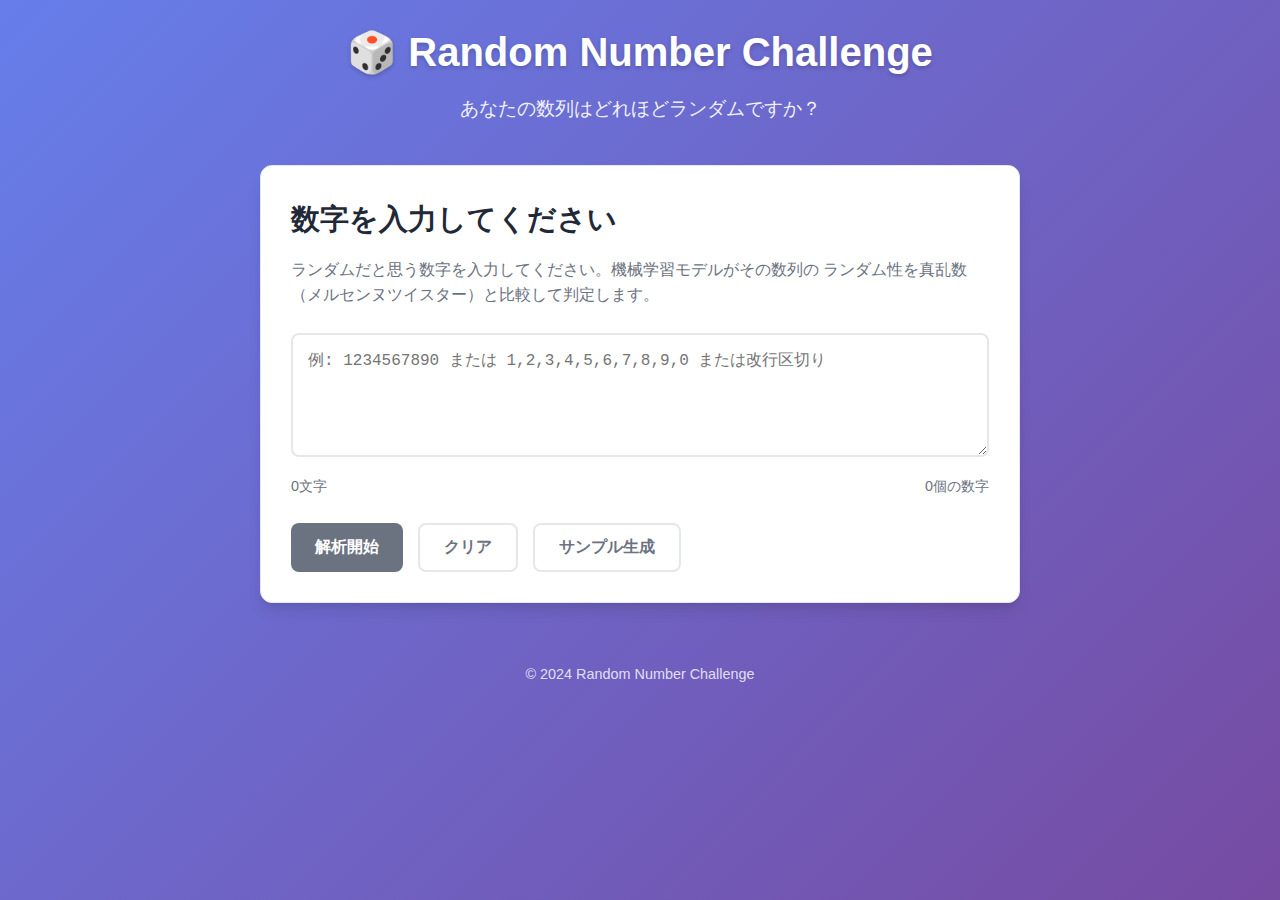
<file: index.html>
<!DOCTYPE html>
<html lang="ja">
<head>
    <meta charset="UTF-8">
    <meta name="viewport" content="width=device-width, initial-scale=1.0">
    <title>Random Number Challenge</title>
    <link rel="stylesheet" href="style.css">
</head>
<body>
    <div class="container">
        <header>
            <h1>🎲 Random Number Challenge</h1>
            <p class="subtitle">あなたの数列はどれほどランダムですか？</p>
        </header>

        <main>
            <div class="card input-section">
                <h2>数字を入力してください</h2>
                <p class="instruction">
                    ランダムだと思う数字を入力してください。機械学習モデルがその数列の
                    ランダム性を真乱数（メルセンヌツイスター）と比較して判定します。
                </p>

                <div class="input-area">
                    <textarea
                        id="numberInput"
                        placeholder="例: 1234567890 または 1,2,3,4,5,6,7,8,9,0 または改行区切り"
                        rows="5"
                    ></textarea>
                    <div class="input-info">
                        <span id="charCount">0文字</span>
                        <span id="numberCount">0個の数字</span>
                    </div>
                </div>

                <div class="buttons">
                    <button id="analyzeBtn" class="btn-primary">解析開始</button>
                    <button id="clearBtn" class="btn-secondary">クリア</button>
                    <button id="generateSampleBtn" class="btn-secondary">サンプル生成</button>
                </div>
            </div>

            <div class="card result-section" id="resultSection" style="display: none;">
                <h2>解析結果</h2>
                <div id="resultContent">
                    <!-- 結果がここに表示されます -->
                </div>
            </div>

            <div class="card loading-section" id="loadingSection" style="display: none;">
                <div class="loading-spinner"></div>
                <p>解析中...</p>
            </div>
        </main>

        <footer>
            <p>&copy; 2024 Random Number Challenge</p>
        </footer>
    </div>

    <script src="ml-features.js"></script>
    <script src="ml-classifier.js"></script>
    <script src="script.js"></script>
</body>
</html>
</file>
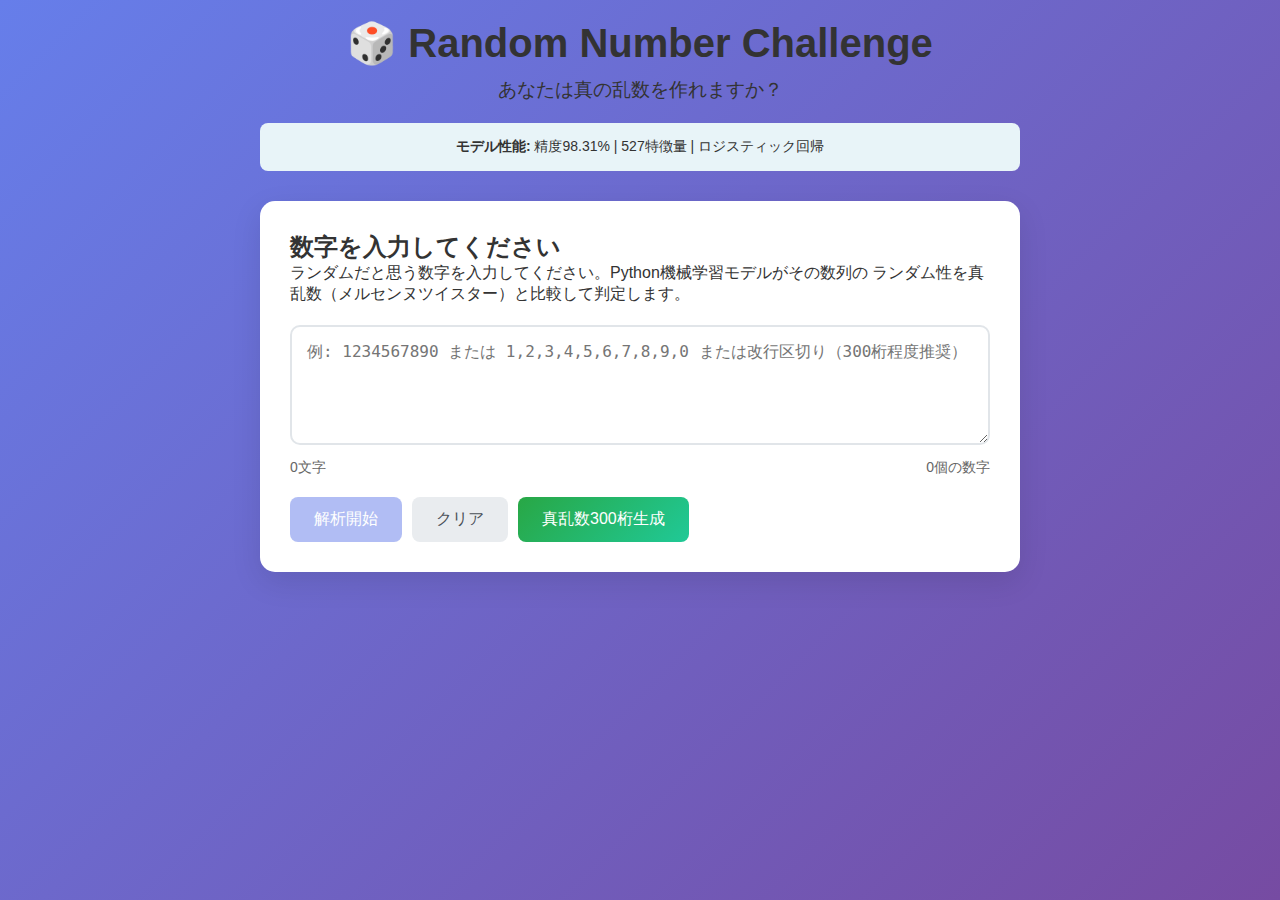
<file: templates/index.html>
<!DOCTYPE html>
<html lang="ja">
<head>
    <meta charset="UTF-8">
    <meta name="viewport" content="width=device-width, initial-scale=1.0">
    <title>Random Number Challenge - Local</title>
    <style>
        * {
            margin: 0;
            padding: 0;
            box-sizing: border-box;
        }

        body {
            font-family: 'Segoe UI', Tahoma, Geneva, Verdana, sans-serif;
            background: linear-gradient(135deg, #667eea 0%, #764ba2 100%);
            min-height: 100vh;
            color: #333;
        }

        .container {
            max-width: 800px;
            margin: 0 auto;
            padding: 20px;
        }

        .card {
            background: white;
            border-radius: 15px;
            padding: 30px;
            margin: 20px 0;
            box-shadow: 0 10px 30px rgba(0,0,0,0.1);
        }

        header {
            text-align: center;
            margin-bottom: 30px;
        }

        h1 {
            font-size: 2.5em;
            color: #333;
            margin-bottom: 10px;
        }

        .subtitle {
            font-size: 1.2em;
            color: #333;
        }

        textarea {
            width: 100%;
            min-height: 120px;
            padding: 15px;
            border: 2px solid #e1e5e9;
            border-radius: 10px;
            font-size: 16px;
            font-family: monospace;
            resize: vertical;
        }

        .input-info {
            display: flex;
            justify-content: space-between;
            margin: 10px 0;
            font-size: 14px;
            color: #666;
        }

        .input-warning {
            margin: 10px 0;
            padding: 10px 15px;
            border-radius: 8px;
            font-size: 14px;
            font-weight: 500;
        }

        .input-warning.error {
            background: #ffeaa7;
            color: #d63031;
            border: 1px solid #fdcb6e;
        }

        .input-warning.info {
            background: #74b9ff;
            color: white;
            border: 1px solid #0984e3;
        }

        .buttons {
            display: flex;
            gap: 10px;
            margin-top: 20px;
        }

        .btn {
            padding: 12px 24px;
            border: none;
            border-radius: 8px;
            font-size: 16px;
            cursor: pointer;
            transition: all 0.3s;
        }

        .btn-primary {
            background: #667eea;
            color: white;
        }

        .btn-primary:hover {
            background: #5a6fd8;
        }

        .btn-secondary {
            background: #e9ecef;
            color: #495057;
        }

        .btn-secondary:hover {
            background: #dee2e6;
        }

        .btn-accent {
            background: linear-gradient(135deg, #28a745 0%, #20c997 100%);
            color: white;
        }

        .btn-accent:hover {
            background: linear-gradient(135deg, #218838 0%, #1db584 100%);
        }

        .btn:disabled {
            opacity: 0.5;
            cursor: not-allowed;
        }

        .result-section {
            margin-top: 30px;
        }

        .result-header {
            text-align: center;
            padding: 20px;
            border-radius: 10px;
            margin-bottom: 20px;
        }

        .result-header.success {
            background: linear-gradient(135deg, #4facfe 0%, #00f2fe 100%);
            color: white;
        }

        .result-header.warning {
            background: linear-gradient(135deg, #fa709a 0%, #fee140 100%);
            color: white;
        }

        .result-icon {
            font-size: 3em;
            margin-bottom: 10px;
        }

        .score-display {
            text-align: center;
            margin: 20px 0;
        }

        .score-circle {
            display: inline-block;
            width: 150px;
            height: 150px;
            border-radius: 50%;
            background: linear-gradient(135deg, #667eea 0%, #764ba2 100%);
            color: white;
            display: flex;
            flex-direction: column;
            align-items: center;
            justify-content: center;
        }

        .score-value {
            font-size: 2.5em;
            font-weight: bold;
        }

        .score-label {
            font-size: 1em;
        }

        .stats-grid {
            display: grid;
            grid-template-columns: repeat(auto-fit, minmax(200px, 1fr));
            gap: 15px;
            margin: 20px 0;
        }

        .stat-item {
            background: #f8f9fa;
            padding: 15px;
            border-radius: 8px;
            display: flex;
            justify-content: space-between;
        }

        .feedback ul, .recommendations ul {
            list-style-type: none;
            padding-left: 0;
        }

        .feedback li, .recommendations li {
            margin: 8px 0;
            padding: 8px 0;
        }

        .loading {
            text-align: center;
            padding: 40px;
        }

        .loading-spinner {
            border: 4px solid #f3f3f3;
            border-top: 4px solid #667eea;
            border-radius: 50%;
            width: 50px;
            height: 50px;
            animation: spin 1s linear infinite;
            margin: 0 auto 20px;
        }

        @keyframes spin {
            0% { transform: rotate(0deg); }
            100% { transform: rotate(360deg); }
        }

        .model-info {
            background: #e8f4f8;
            padding: 15px;
            border-radius: 8px;
            margin: 20px 0;
            font-size: 14px;
        }
    </style>
</head>
<body>
    <div class="container">
        <header>
            <h1>🎲 Random Number Challenge</h1>
            <p class="subtitle">あなたは真の乱数を作れますか？</p>
            <div class="model-info">
                <strong>モデル性能:</strong> 精度98.31% | 527特徴量 | ロジスティック回帰
            </div>
        </header>

        <main>
            <div class="card input-section">
                <h2>数字を入力してください</h2>
                <p>
                    ランダムだと思う数字を入力してください。Python機械学習モデルがその数列の
                    ランダム性を真乱数（メルセンヌツイスター）と比較して判定します。
                </p>

                <div style="margin: 20px 0;">
                    <textarea
                        id="numberInput"
                        placeholder="例: 1234567890 または 1,2,3,4,5,6,7,8,9,0 または改行区切り（300桁程度推奨）"
                    ></textarea>
                    <div class="input-info">
                        <span id="charCount">0文字</span>
                        <span id="numberCount">0個の数字</span>
                    </div>
                    <div id="inputWarning" class="input-warning" style="display: none;"></div>
                </div>

                <div class="buttons">
                    <button id="analyzeBtn" class="btn btn-primary">解析開始</button>
                    <button id="clearBtn" class="btn btn-secondary">クリア</button>
                    <button id="generateRandomBtn" class="btn btn-accent">真乱数300桁生成</button>
                </div>
            </div>

            <div id="loadingSection" class="card loading" style="display: none;">
                <div class="loading-spinner"></div>
                <p>Python分類機で解析中...</p>
            </div>

            <div id="resultSection" class="card result-section" style="display: none;">
                <div id="resultContent"></div>
            </div>
        </main>
    </div>

    <script>
        class LocalRandomChallenge {
            constructor() {
                this.initializeElements();
                this.bindEvents();
                this.updateCounters();
            }

            initializeElements() {
                this.numberInput = document.getElementById('numberInput');
                this.analyzeBtn = document.getElementById('analyzeBtn');
                this.clearBtn = document.getElementById('clearBtn');
                this.generateRandomBtn = document.getElementById('generateRandomBtn');
                this.charCount = document.getElementById('charCount');
                this.numberCount = document.getElementById('numberCount');
                this.inputWarning = document.getElementById('inputWarning');
                this.resultSection = document.getElementById('resultSection');
                this.resultContent = document.getElementById('resultContent');
                this.loadingSection = document.getElementById('loadingSection');
            }

            bindEvents() {
                this.numberInput.addEventListener('input', () => this.updateCounters());
                this.analyzeBtn.addEventListener('click', () => this.analyzeNumbers());
                this.clearBtn.addEventListener('click', () => this.clearInput());
                this.generateRandomBtn.addEventListener('click', () => this.generateTrueRandom());
            }

            updateCounters() {
                const text = this.numberInput.value;
                const numbers = this.extractNumbers(text);

                this.charCount.textContent = `${text.length}文字`;
                this.numberCount.textContent = `${numbers.length}個の数字`;

                // 桁数に応じた警告表示と解析ボタンの制御
                if (numbers.length === 0) {
                    this.inputWarning.style.display = 'none';
                    this.analyzeBtn.disabled = true;
                } else if (numbers.length < 100) {
                    this.inputWarning.style.display = 'block';
                    this.inputWarning.className = 'input-warning error';
                    this.inputWarning.textContent = `⚠️ 文字数が少なすぎるので解析できません（現在：${numbers.length}桁、最低：100桁必要）`;
                    this.analyzeBtn.disabled = true;
                } else if (numbers.length < 300) {
                    this.inputWarning.style.display = 'block';
                    this.inputWarning.className = 'input-warning info';
                    this.inputWarning.textContent = `💡 300桁入力を推奨します（現在：${numbers.length}桁）`;
                    this.analyzeBtn.disabled = false;
                } else {
                    this.inputWarning.style.display = 'none';
                    this.analyzeBtn.disabled = false;
                }
            }

            extractNumbers(text) {
                return text.replace(/[^\d]/g, '').split('').map(d => parseInt(d)).filter(n => !isNaN(n));
            }

            async analyzeNumbers() {
                const numbers = this.extractNumbers(this.numberInput.value);

                if (numbers.length < 100) {
                    alert('解析には最低100桁が必要です');
                    return;
                }

                this.showLoading();

                try {
                    const response = await fetch('/classify', {
                        method: 'POST',
                        headers: {
                            'Content-Type': 'application/json',
                        },
                        body: JSON.stringify({ sequence: numbers })
                    });

                    const result = await response.json();

                    if (result.error) {
                        throw new Error(result.error);
                    }

                    this.displayResults(result, numbers);
                } catch (error) {
                    alert(`エラー: ${error.message}`);
                    this.hideLoading();
                }
            }

            displayResults(analysis, numbers) {
                const { result, details, feedback, recommendations } = analysis;
                const isTrueRandom = result.isMachineRandom;
                const confidence = Math.round(result.confidence * 100);
                const humanProb = Math.round(result.humanProbability * 100);

                const resultHTML = `
                    <div class="result-header ${isTrueRandom ? 'success' : 'warning'}">
                        <div class="result-icon">${isTrueRandom ? '🎉' : '🤔'}</div>
                        <h3>${isTrueRandom ? 'おめでとうございます！' : '残念ながら...'}</h3>
                        <p>
                            ${isTrueRandom ?
                                'あなたの数列はメルセンヌツイスター級のランダム性です！' :
                                '人間らしいパターンが検出されました。'}
                        </p>
                        <p><strong>信頼度: ${confidence}%</strong></p>
                    </div>

                    <div class="score-display">
                        <div class="score-circle">
                            <div class="score-value">${isTrueRandom ? 100 - humanProb : humanProb}</div>
                            <div class="score-label">${isTrueRandom ? '機械乱数度' : '人間度'}</div>
                        </div>
                    </div>

                    <div class="stats-grid">
                        <div class="stat-item">
                            <span>入力数字数</span>
                            <span>${details.inputLength}</span>
                        </div>
                        <div class="stat-item">
                            <span>判定</span>
                            <span>${result.isMachineRandom ? '機械乱数' : '人間生成'}</span>
                        </div>
                        <div class="stat-item">
                            <span>使用特徴量</span>
                            <span>${details.featuresCount}</span>
                        </div>
                        <div class="stat-item">
                            <span>モデル精度</span>
                            <span>${details.accuracy}</span>
                        </div>
                    </div>

                    <div class="feedback">
                        <h4>🔍 分析結果</h4>
                        <ul>
                            ${feedback.map(item => `<li>${item}</li>`).join('')}
                        </ul>
                    </div>

                    <div class="recommendations">
                        <h4>💡 アドバイス</h4>
                        <ul>
                            ${recommendations.map(item => `<li>${item}</li>`).join('')}
                        </ul>
                    </div>

                    ${analysis.deviationReport ? this.generateDeviationReport(analysis.deviationReport) : ''}

                    <div class="buttons">
                        <button onclick="app.tryAgain()" class="btn btn-primary">もう一度挑戦</button>
                    </div>
                `;

                this.resultContent.innerHTML = resultHTML;
                this.hideLoading();
                this.showResults();
            }

            generateTrueRandom() {
                // 300桁の真乱数を生成（Mersenne Twister相当の品質）
                let randomSequence = '';

                // crypto.getRandomValuesを使用して暗号学的に安全な乱数を生成
                if (window.crypto && window.crypto.getRandomValues) {
                    const array = new Uint8Array(300);
                    window.crypto.getRandomValues(array);

                    // 0-9の範囲に変換
                    for (let i = 0; i < 300; i++) {
                        randomSequence += (array[i] % 10).toString();
                    }
                } else {
                    // フォールバック: Math.random()を使用
                    for (let i = 0; i < 300; i++) {
                        randomSequence += Math.floor(Math.random() * 10).toString();
                    }
                }

                this.numberInput.value = randomSequence;
                this.updateCounters();
            }

            clearInput() {
                this.numberInput.value = '';
                this.updateCounters();
                this.resultSection.style.display = 'none';
            }

            tryAgain() {
                this.clearInput();
                this.numberInput.focus();
            }

            toggleHistogram(histogramId) {
                const histogramDiv = document.getElementById(histogramId);
                if (histogramDiv) {
                    const isVisible = histogramDiv.style.display !== 'none';
                    histogramDiv.style.display = isVisible ? 'none' : 'block';

                    // ボタンのテキストも変更
                    const buttonContainer = document.querySelector(`button[onclick*="${histogramId}"]`);
                    if (buttonContainer) {
                        buttonContainer.textContent = isVisible ? '📊 真乱数分布を表示' : '📊 真乱数分布を非表示';
                    }
                }
            }

            toggleDetailedExplanation(detailsId) {
                const detailsDiv = document.getElementById(detailsId);
                if (detailsDiv) {
                    const isVisible = detailsDiv.style.display !== 'none';
                    detailsDiv.style.display = isVisible ? 'none' : 'block';

                    // ボタンのテキストも変更
                    const buttonContainer = document.querySelector(`button[onclick*="${detailsId}"]`);
                    if (buttonContainer) {
                        buttonContainer.textContent = isVisible ? '📖 指標の詳細説明' : '📖 詳細説明を非表示';
                    }
                }
            }

            showLoading() {
                this.loadingSection.style.display = 'block';
                this.resultSection.style.display = 'none';
            }

            hideLoading() {
                this.loadingSection.style.display = 'none';
            }

            showResults() {
                this.resultSection.style.display = 'block';
            }

            generateDeviationReport(deviationReport) {
                if (!deviationReport || !deviationReport.outliers || deviationReport.outliers.length === 0) {
                    return '';
                }

                const { summary, outliers, improvements } = deviationReport;

                return `
                    <div class="deviation-report" style="background: #fff3cd; border: 1px solid #ffeaa7; border-radius: 8px; padding: 20px; margin: 20px 0;">
                        <h4>🔍 詳細なランダム性分析</h4>

                        <div class="deviation-summary" style="margin: 15px 0;">
                            <p><strong>分析結果:</strong> ${summary.outliers_count}個の指標が真乱数の範囲から外れています</p>
                            <p><strong>合格指標:</strong> ${summary.within_bounds_count}/${summary.total_metrics}個</p>
                        </div>

                        <div class="outliers-section">
                            <h5>⚠️ 改善が必要な指標</h5>
                            ${outliers.map((outlier, index) => `
                                <div class="outlier-item" style="background: white; padding: 15px; margin: 10px 0; border-left: 4px solid #e74c3c; border-radius: 4px;">
                                    <div style="display: flex; justify-content: space-between; align-items: center;">
                                        <strong>${outlier.explanation}</strong>
                                        <span style="color: #e74c3c;">${outlier.deviation_type === 'high' ? '高すぎる' : '低すぎる'}</span>
                                    </div>
                                    <div style="margin: 8px 0; font-size: 14px; color: #666;">
                                        現在値: <strong>${outlier.actual.toFixed(4)}</strong> |
                                        ${outlier.expected_min !== null && outlier.expected_max !== null ?
                                            `期待範囲: ${outlier.expected_min.toFixed(4)} - ${outlier.expected_max.toFixed(4)}` :
                                            `期待平均: ${outlier.expected_mean?.toFixed(4) || 'N/A'}`
                                        }
                                    </div>
                                    <div style="background: #f8f9fa; padding: 10px; border-radius: 4px; font-size: 14px;">
                                        💡 ${outlier.improvement_tip}
                                    </div>

                                    <!-- 詳細説明とヒストグラム表示ボタン -->
                                    <div style="margin-top: 10px; display: flex; gap: 10px; flex-wrap: wrap;">
                                        <button onclick="app.toggleDetailedExplanation('details-${index}')"
                                                style="background: #28a745; color: white; border: none; padding: 8px 16px; border-radius: 4px; cursor: pointer; font-size: 12px;">
                                            📖 指標の詳細説明
                                        </button>
                                        <button onclick="app.toggleHistogram('histogram-${index}')"
                                                style="background: #007bff; color: white; border: none; padding: 8px 16px; border-radius: 4px; cursor: pointer; font-size: 12px;">
                                            📊 真乱数分布を表示
                                        </button>
                                    </div>

                                    <!-- 詳細説明セクション -->
                                    <div id="details-${index}" style="display: none; margin-top: 15px; background: #e9ecef; padding: 15px; border-radius: 4px; font-size: 14px;">
                                        <h6 style="color: #495057; margin-bottom: 10px;">${outlier.detailed_explanation.title}</h6>
                                        <div style="margin-bottom: 8px;">
                                            <strong>説明:</strong> ${outlier.detailed_explanation.description}
                                        </div>
                                        <div style="margin-bottom: 8px;">
                                            <strong>計算式:</strong> ${outlier.detailed_explanation.formula}
                                        </div>
                                        <div style="margin-bottom: 8px;">
                                            <strong>値の範囲:</strong> ${outlier.detailed_explanation.range}
                                        </div>
                                        <div>
                                            <strong>解釈:</strong> ${outlier.detailed_explanation.interpretation}
                                        </div>
                                    </div>

                                    <!-- ヒストグラムセクション -->
                                    <div id="histogram-${index}" style="display: none; margin-top: 15px; text-align: center;">
                                        <img src="${outlier.histogram_url}"
                                             style="max-width: 100%; height: auto; border: 1px solid #ddd; border-radius: 4px;"
                                             alt="${outlier.metric} distribution"
                                             onload="this.style.display='block'"
                                             onerror="this.style.display='none'; this.nextElementSibling.style.display='block'">
                                        <div style="display: none; color: #666; font-style: italic;">ヒストグラムを読み込めませんでした</div>
                                        <div style="margin-top: 5px; font-size: 12px; color: #666;">
                                            メルセンヌツイスター乱数による${outlier.metric}の分布
                                        </div>
                                    </div>
                                </div>
                            `).join('')}
                        </div>

                        ${improvements && improvements.length > 0 ? `
                        <div class="improvements-section" style="margin-top: 20px;">
                            <h5>🎯 総合的な改善提案</h5>
                            <ul style="margin: 10px 0; padding-left: 20px;">
                                ${improvements.map(suggestion => `<li style="margin: 8px 0;">${suggestion}</li>`).join('')}
                            </ul>
                        </div>
                        ` : ''}
                    </div>
                `;
            }
        }

        // アプリケーション初期化
        const app = new LocalRandomChallenge();
    </script>
</body>
</html>
</file>
<file: style.css>
:root {
    --primary-color: #4f46e5;
    --primary-hover: #4338ca;
    --secondary-color: #6b7280;
    --success-color: #10b981;
    --warning-color: #f59e0b;
    --error-color: #ef4444;
    --background: #f8fafc;
    --surface: #ffffff;
    --text-primary: #1f2937;
    --text-secondary: #6b7280;
    --border: #e5e7eb;
    --shadow: 0 4px 6px -1px rgba(0, 0, 0, 0.1), 0 2px 4px -1px rgba(0, 0, 0, 0.06);
    --shadow-lg: 0 10px 15px -3px rgba(0, 0, 0, 0.1), 0 4px 6px -2px rgba(0, 0, 0, 0.05);
}

* {
    margin: 0;
    padding: 0;
    box-sizing: border-box;
}

body {
    font-family: 'Segoe UI', Tahoma, Geneva, Verdana, sans-serif;
    background: linear-gradient(135deg, #667eea 0%, #764ba2 100%);
    min-height: 100vh;
    color: var(--text-primary);
    line-height: 1.6;
}

.container {
    max-width: 800px;
    margin: 0 auto;
    padding: 20px;
}

header {
    text-align: center;
    margin-bottom: 40px;
    color: white;
}

header h1 {
    font-size: 2.5rem;
    font-weight: 700;
    margin-bottom: 10px;
    text-shadow: 0 2px 4px rgba(0, 0, 0, 0.2);
}

.subtitle {
    font-size: 1.2rem;
    opacity: 0.9;
    margin-bottom: 0;
}

.card {
    background: var(--surface);
    border-radius: 12px;
    padding: 30px;
    margin-bottom: 30px;
    box-shadow: var(--shadow-lg);
    border: 1px solid var(--border);
}

.card h2 {
    font-size: 1.8rem;
    margin-bottom: 15px;
    color: var(--text-primary);
}

.instruction {
    color: var(--text-secondary);
    margin-bottom: 25px;
    font-size: 1rem;
}

.input-area {
    margin-bottom: 25px;
}

#numberInput {
    width: 100%;
    min-height: 120px;
    padding: 15px;
    border: 2px solid var(--border);
    border-radius: 8px;
    font-size: 1rem;
    font-family: 'Courier New', monospace;
    resize: vertical;
    transition: border-color 0.3s ease;
}

#numberInput:focus {
    outline: none;
    border-color: var(--primary-color);
    box-shadow: 0 0 0 3px rgba(79, 70, 229, 0.1);
}

.input-info {
    display: flex;
    justify-content: space-between;
    margin-top: 10px;
    font-size: 0.9rem;
    color: var(--text-secondary);
}

.buttons {
    display: flex;
    gap: 15px;
    flex-wrap: wrap;
}

.btn-primary, .btn-secondary {
    padding: 12px 24px;
    border: none;
    border-radius: 8px;
    font-size: 1rem;
    font-weight: 600;
    cursor: pointer;
    transition: all 0.3s ease;
    text-decoration: none;
    display: inline-flex;
    align-items: center;
    gap: 8px;
}

.btn-primary {
    background: var(--primary-color);
    color: white;
}

.btn-primary:hover:not(:disabled) {
    background: var(--primary-hover);
    transform: translateY(-2px);
    box-shadow: var(--shadow-lg);
}

.btn-primary:disabled {
    background: var(--secondary-color);
    cursor: not-allowed;
    transform: none;
}

.btn-secondary {
    background: transparent;
    color: var(--secondary-color);
    border: 2px solid var(--border);
}

.btn-secondary:hover {
    background: var(--background);
    border-color: var(--secondary-color);
}

.loading-section {
    text-align: center;
    padding: 50px 30px;
}

.loading-spinner {
    width: 50px;
    height: 50px;
    border: 4px solid var(--border);
    border-top: 4px solid var(--primary-color);
    border-radius: 50%;
    animation: spin 1s linear infinite;
    margin: 0 auto 20px;
}

@keyframes spin {
    0% { transform: rotate(0deg); }
    100% { transform: rotate(360deg); }
}

.result-section {
    animation: slideUp 0.5s ease;
}

@keyframes slideUp {
    from {
        opacity: 0;
        transform: translateY(30px);
    }
    to {
        opacity: 1;
        transform: translateY(0);
    }
}

.result-header {
    text-align: center;
    padding: 30px;
    border-radius: 12px;
    margin-bottom: 30px;
}

.result-header.success {
    background: linear-gradient(135deg, #10b981, #059669);
    color: white;
}

.result-header.warning {
    background: linear-gradient(135deg, #f59e0b, #d97706);
    color: white;
}

.result-icon {
    font-size: 3rem;
    margin-bottom: 15px;
}

.result-header h3 {
    font-size: 1.8rem;
    margin-bottom: 10px;
}

.result-verdict {
    font-size: 1.1rem;
    opacity: 0.95;
}

.score-display {
    display: flex;
    justify-content: center;
    margin: 30px 0;
}

.score-circle {
    width: 120px;
    height: 120px;
    border-radius: 50%;
    background: conic-gradient(from 0deg, var(--primary-color) 0% var(--score-percent, 70%), var(--border) var(--score-percent, 70%) 100%);
    display: flex;
    flex-direction: column;
    align-items: center;
    justify-content: center;
    position: relative;
}

.score-circle::before {
    content: '';
    position: absolute;
    width: 90px;
    height: 90px;
    background: white;
    border-radius: 50%;
}

.score-value {
    font-size: 2rem;
    font-weight: 700;
    color: var(--primary-color);
    z-index: 1;
}

.score-label {
    font-size: 0.9rem;
    color: var(--text-secondary);
    z-index: 1;
}

.analysis-details h4 {
    margin-bottom: 20px;
    color: var(--text-primary);
}

.stats-grid {
    display: grid;
    grid-template-columns: repeat(auto-fit, minmax(200px, 1fr));
    gap: 20px;
    margin-bottom: 30px;
}

.stat-item {
    display: flex;
    justify-content: space-between;
    align-items: center;
    padding: 15px;
    background: var(--background);
    border-radius: 8px;
    border: 1px solid var(--border);
}

.stat-label {
    color: var(--text-secondary);
    font-weight: 500;
}

.stat-value {
    font-weight: 700;
    color: var(--primary-color);
    font-size: 1.1rem;
}

.digit-distribution {
    margin-bottom: 30px;
}

.digit-distribution h5 {
    margin-bottom: 15px;
    color: var(--text-primary);
}

.distribution-chart {
    display: flex;
    gap: 8px;
    justify-content: space-between;
    align-items: end;
    height: 150px;
    padding: 10px;
    background: var(--background);
    border-radius: 8px;
    border: 1px solid var(--border);
}

.digit-bar {
    display: flex;
    flex-direction: column;
    align-items: center;
    flex: 1;
}

.digit-label {
    font-size: 0.9rem;
    font-weight: 600;
    color: var(--text-secondary);
    margin-bottom: 5px;
}

.bar-container {
    height: 80px;
    width: 100%;
    display: flex;
    align-items: end;
    justify-content: center;
}

.bar {
    width: 80%;
    background: linear-gradient(to top, var(--primary-color), var(--primary-hover));
    border-radius: 4px 4px 0 0;
    min-height: 4px;
    transition: all 0.3s ease;
}

.digit-count {
    font-size: 0.8rem;
    color: var(--text-secondary);
    margin-top: 5px;
    font-weight: 600;
}

.feedback {
    margin-bottom: 30px;
}

.feedback h5 {
    margin-bottom: 15px;
    color: var(--text-primary);
}

.feedback ul {
    list-style: none;
    padding: 0;
}

.feedback li {
    padding: 8px 0;
    color: var(--text-secondary);
    position: relative;
    padding-left: 20px;
}

.feedback li::before {
    content: '•';
    color: var(--primary-color);
    font-weight: bold;
    position: absolute;
    left: 0;
}

.action-buttons {
    display: flex;
    gap: 15px;
    justify-content: center;
    flex-wrap: wrap;
}

footer {
    text-align: center;
    margin-top: 40px;
    padding: 20px;
    color: rgba(255, 255, 255, 0.8);
    font-size: 0.9rem;
}

@media (max-width: 768px) {
    .container {
        padding: 15px;
    }

    header h1 {
        font-size: 2rem;
    }

    .subtitle {
        font-size: 1rem;
    }

    .card {
        padding: 20px;
        margin-bottom: 20px;
    }

    .buttons {
        flex-direction: column;
    }

    .btn-primary, .btn-secondary {
        width: 100%;
        justify-content: center;
    }

    .stats-grid {
        grid-template-columns: 1fr;
        gap: 15px;
    }

    .distribution-chart {
        height: 120px;
        gap: 4px;
    }

    .action-buttons {
        flex-direction: column;
    }
}

@media (max-width: 480px) {
    header h1 {
        font-size: 1.8rem;
    }

    .card {
        padding: 15px;
    }

    .score-circle {
        width: 100px;
        height: 100px;
    }

    .score-circle::before {
        width: 80px;
        height: 80px;
    }

    .score-value {
        font-size: 1.5rem;
    }
}
</file>
